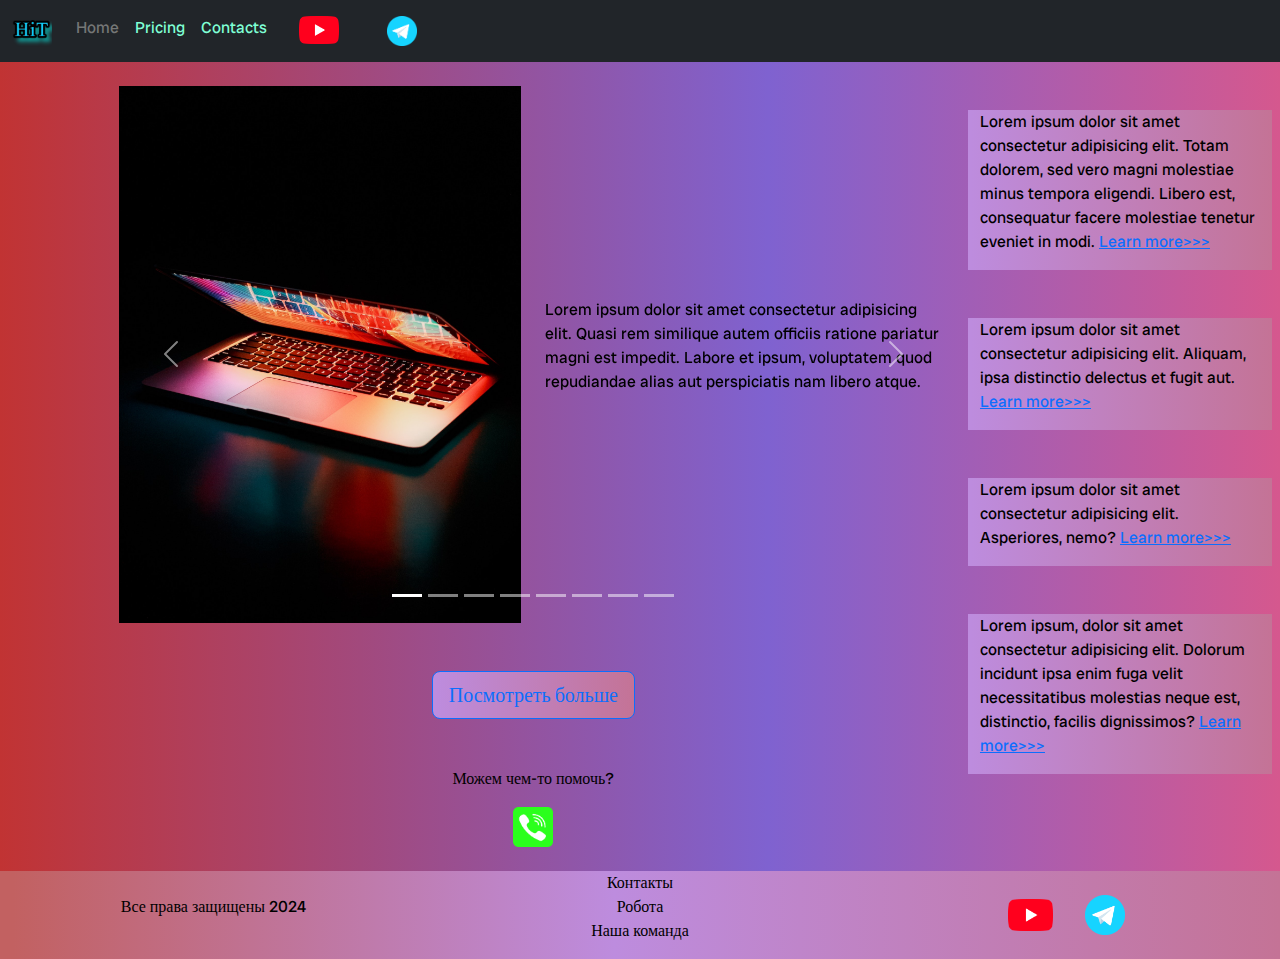
<file: index.html>
<!DOCTYPE html>
<html lang="en">

<head>
  <meta charset="UTF-8">
  <meta name="viewport" content="width=device-width, initial-scale=1.0">
  <link href="https://cdn.jsdelivr.net/npm/bootstrap@5.3.3/dist/css/bootstrap.min.css" rel="stylesheet"
    integrity="sha384-QWTKZyjpPEjISv5WaRU9OFeRpok6YctnYmDr5pNlyT2bRjXh0JMhjY6hW+ALEwIH" crossorigin="anonymous">
  <link rel="stylesheet" href="source/styles/mycss.css">

  <link rel="apple-touch-icon" sizes="180x180" href="source/files/favicon/apple-touch-icon.png">
  <link rel="icon" type="image/png" sizes="32x32" href="source/files/favicon/favicon-32x32.png">
  <link rel="icon" type="image/png" sizes="16x16" href="source/files/favicon/favicon-16x16.png">
  <link rel="manifest" href="source/files/favicon/site.webmanifest">
  <title>Hit</title>
</head>

<body>
  <header>
    <nav class="navbar navbar-expand-lg bg-dark">
      <div class="container-fluid">
        <a class="navbar-brand" href="/"><img src="source/files/logo.png" alt=""></a>
        <button class="navbar-toggler" type="button" data-bs-toggle="collapse" data-bs-target="#navbarNav"
          aria-controls="navbarNav" aria-expanded="false" aria-label="Toggle navigation">
          <span class="navbar-toggler-icon"></span>
        </button>
        <div class="collapse navbar-collapse" id="navbarNav">
          <ul class="navbar-nav">
            <li class="nav-item">
              <a class="nav-link active" aria-current="page" href="/">Home</a>
            </li>
            <li class="nav-item">
              <a class="nav-link" href="pricing.html">Pricing</a>
            </li>
            <li class="nav-item">
              <a class="nav-link" href="pricing.html">Contacts</a>
            </li>
            <li class="nav-item">
              <a class="nav-link" href="pricing.html">
                <img style="width: 40px; margin-inline: 1em;" src="source/files/yt.png" alt="">
              </a>
            </li>
            <li class="nav-item">
              <a class="nav-link" href="pricing.html">
                <img style="width: 30px; margin-inline: 1em;" src="source/files/tg.png" alt="">
              </a>
            </li>
          </ul>
        </div>
      </div>
    </nav>
  </header>

  <section>
    <div class="container-fluid mt-4">
      <div class="row">
        <div class="col-lg-1">
        </div>

        <div class="col-lg-8 col-md-12">
          <div class="row">

            <div id="carouselExampleIndicators" class="carousel slide">
              <div class="carousel-indicators">
                <button type="button" data-bs-target="#carouselExampleIndicators" data-bs-slide-to="0" class="active"
                  aria-current="true" aria-label="Slide 1"></button>
                <button type="button" data-bs-target="#carouselExampleIndicators" data-bs-slide-to="1"
                  aria-label="Slide 2"></button>
                <button type="button" data-bs-target="#carouselExampleIndicators" data-bs-slide-to="2"
                  aria-label="Slide 3"></button>
                <button type="button" data-bs-target="#carouselExampleIndicators" data-bs-slide-to="3"
                  aria-label="Slide 4"></button>
                <button type="button" data-bs-target="#carouselExampleIndicators" data-bs-slide-to="4"
                  aria-label="Slide 5"></button>
                <button type="button" data-bs-target="#carouselExampleIndicators" data-bs-slide-to="5"
                  aria-label="Slide 6"></button>
                <button type="button" data-bs-target="#carouselExampleIndicators" data-bs-slide-to="6"
                  aria-label="Slide 7"></button>
                <button type="button" data-bs-target="#carouselExampleIndicators" data-bs-slide-to="7"
                  aria-label="Slide 8"></button>
              </div>
              <div class="carousel-inner">
                <div class="carousel-item active">
                  <div class="d-block w-100">
                    <div class="row">
                      <div class="col-lg-6 col-md-6">
                        <img src="source/images/laptop.png" class="w-100" alt="">
                      </div>
                      <div class="col-lg-6 col-md-6 slide-text">
                        <p>Lorem ipsum dolor sit amet consectetur adipisicing elit. Quasi rem similique autem officiis
                          ratione pariatur magni est impedit. Labore et ipsum, voluptatem quod repudiandae alias aut
                          perspiciatis nam libero atque.</p>
                      </div>
                    </div>
                  </div>
                </div>
                <div class="carousel-item">
                  <div class="d-block w-100">
                    <div class="row">
                      <div class="col-lg-6 col-md-6">
                        <img src="source/images/vr.png" class="w-100" alt="">
                      </div>
                      <div class="col-lg-6 col-md-6 slide-text">
                        <p>Lorem ipsum dolor sit amet consectetur adipisicing elit. Quasi rem similique autem officiis
                          ratione pariatur magni est impedit. Labore et ipsum, perspiciatis nam libero atque.</p>
                      </div>
                    </div>
                  </div>
                </div>
                <div class="carousel-item">
                  <div class="d-block w-100">
                    <div class="row">
                      <div class="col-lg-6 col-md-6 ">
                        <img src="source/images/controller.png" class="w-100" alt="">
                      </div>
                      <div class="col-lg-6 col-md-6 slide-text">
                        <p>Lorem ipsum dolor sit amet consectetur adipisicing elit. Quasi rem similique autem officiis
                          ratione pariatur magni est impedit. Labore et ipsum, voluptatem quod perspiciatis nam libero
                          atque.</p>
                      </div>
                    </div>
                  </div>
                </div>
                <div class="carousel-item">
                  <div class="d-block w-100">
                    <div class="row">
                      <div class="col-lg-6 col-md-6">
                        <img src="source/images/gaming pc.png" class="w-100" alt="">
                      </div>
                      <div class="col-lg-6 col-md-6 slide-text">
                        <p>Lorem ipsum dolor sit amet consectetur adipisicing elit. Quasi rem similique autem officiis
                          ratione pariatur magni est impedit. Labore et ipsum, perspiciatis nam libero atque.</p>
                      </div>
                    </div>
                  </div>
                </div>
                <div class="carousel-item">
                  <div class="d-block w-100">
                    <div class="row">
                      <div class="col-lg-6 col-md-6">
                        <img src="source/images/gpu.png" class="w-100" alt="">
                      </div>
                      <div class="col-lg-6 col-md-6 slide-text">
                        <p>Lorem ipsum dolor sit amet consectetur adipisicing elit. Quasi rem similique autem officiis
                          ratione pariatur magni est impedit. Labore et ipsum, perspiciatis nam libero atque.</p>
                      </div>
                    </div>
                  </div>
                </div>
                <div class="carousel-item">
                  <div class="d-block w-100">
                    <div class="row">
                      <div class="col-lg-6 col-md-6">
                        <img src="source/images/cpu.png" class="w-100" alt="">
                      </div>
                      <div class="col-lg-6 col-md-6 slide-text">
                        <p>Lorem ipsum dolor sit amet consectetur adipisicing elit. Quasi rem similique autem officiis
                          ratione pariatur magni est impedit. Labore et ipsum, perspiciatis nam libero atque.</p>
                      </div>
                    </div>
                  </div>
                </div>
                <div class="carousel-item">
                  <div class="d-block w-100">
                    <div class="row">
                      <div class="col-lg-6 col-md-6">
                        <img src="source/images/acc.png" class="w-100" alt="">
                      </div>
                      <div class="col-lg-6 col-md-6 slide-text">
                        <p>Lorem ipsum dolor sit amet consectetur adipisicing elit. Quasi rem similique autem officiis
                          ratione pariatur magni est impedit. Labore et ipsum, perspiciatis nam libero atque.</p>
                      </div>
                    </div>
                  </div>
                </div>
                <div class="carousel-item">
                  <div class="d-block w-100">
                    <div class="row">
                      <div class="col-lg-6 col-md-6">
                        <img src="source/images/other.png" class="w-100" alt="">
                      </div>
                      <div class="col-lg-6 col-md-6 slide-text">
                        <p>Lorem ipsum dolor sit amet consectetur adipisicing elit. Quasi rem similique autem officiis
                          ratione pariatur magni est impedit. Labore et ipsum, perspiciatis nam libero atque.</p>
                      </div>
                    </div>
                  </div>
                </div>
              </div>
              <button class="carousel-control-prev" type="button" data-bs-target="#carouselExampleIndicators"
                data-bs-slide="prev">
                <span class="carousel-control-prev-icon" aria-hidden="true"></span>
                <span class="visually-hidden">Previous</span>
              </button>
              <button class="carousel-control-next" type="button" data-bs-target="#carouselExampleIndicators"
                data-bs-slide="next">
                <span class="carousel-control-next-icon" aria-hidden="true"></span>
                <span class="visually-hidden">Next</span>
              </button>
            </div>

            <div class="col-lg-12 col-md-12 text-center mt-4">
              <button type="button" class="btn btn-outline-primary btn-lg my-4">Посмотреть больше</button>
            </div>
            <div class="col-lg-12 col-md-12 text-center mt-4">
              <p>Можем чем-то помочь?</p>
            </div>
            <div class="col-lg-12 col-md-12 text-center">
              <img class="call-anim" style="width: 40px;" src="source/files/phone.png" alt="">
            </div>
          </div>

        </div>

        <div class="col-lg-3 col-md-12">
          <div class="row px-2">
            <div class="col-lg-12 sidebar my-4">
              <p>Lorem ipsum dolor sit amet consectetur adipisicing elit. Totam dolorem, sed vero magni molestiae minus
                tempora eligendi. Libero est, consequatur facere molestiae tenetur eveniet in modi. <a href="#">Learn
                  more>>></a></p>
            </div>
            <div class="col-lg-12 sidebar my-4">
              <p>Lorem ipsum dolor sit amet consectetur adipisicing elit. Aliquam, ipsa distinctio delectus et fugit
                aut. <a href="#">Learn more>>></a></p>
            </div>
            <div class="col-lg-12 sidebar my-4">
              <p>Lorem ipsum dolor sit amet consectetur adipisicing elit. Asperiores, nemo? <a href="#">Learn
                  more>>></a></p>
            </div>
            <div class="col-lg-12 sidebar my-4">
              <p>Lorem ipsum, dolor sit amet consectetur adipisicing elit. Dolorum incidunt ipsa enim fuga velit
                necessitatibus molestias neque est, distinctio, facilis dignissimos? <a href="#">Learn more>>></a></p>
            </div>

          </div>
        </div>


      </div>


    </div>
  </section>

  <footer class="mt-4">
    <div class="container-fluid">
      <div class="row">
        <div class="col-lg-4 col-md-12 footer-text text-center">
          <p>Все права защищены 2024</p>
        </div>
        <div class="col-lg-4 col-md-12 footer-text text-center">
          <p>Контакты<br>Робота<br>Наша команда<br></p>
        </div>
        <div class="col-lg-4 col-md-12 media-links">
          <img style="width: 45px; margin-inline: 1em;" src="source/files/yt.png" alt="">
          <img style="width: 40px; margin-inline: 1em;" src="source/files/tg.png" alt="">
        </div>
      </div>
    </div>
  </footer>

  <script src="https://cdn.jsdelivr.net/npm/bootstrap@5.3.3/dist/js/bootstrap.bundle.min.js"
    integrity="sha384-YvpcrYf0tY3lHB60NNkmXc5s9fDVZLESaAA55NDzOxhy9GkcIdslK1eN7N6jIeHz"
    crossorigin="anonymous"></script>
</body>

</html>
</file>
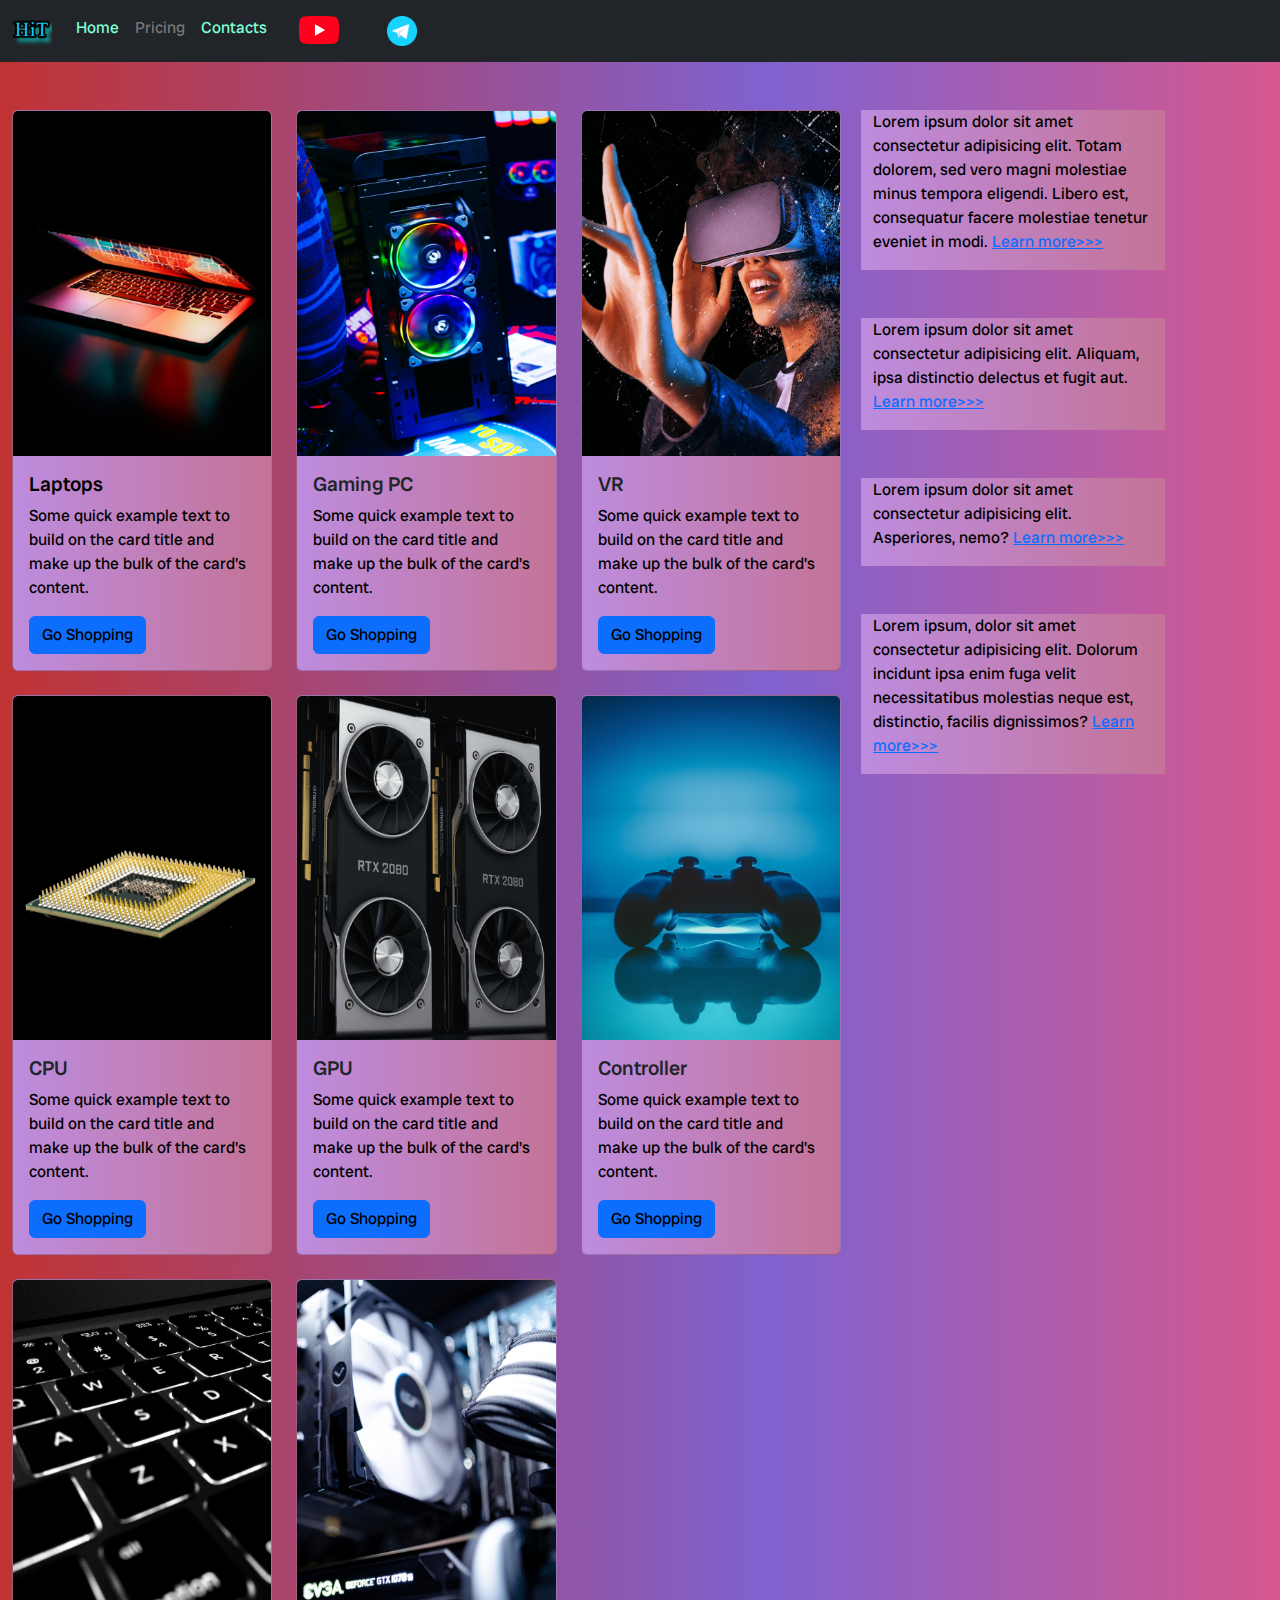
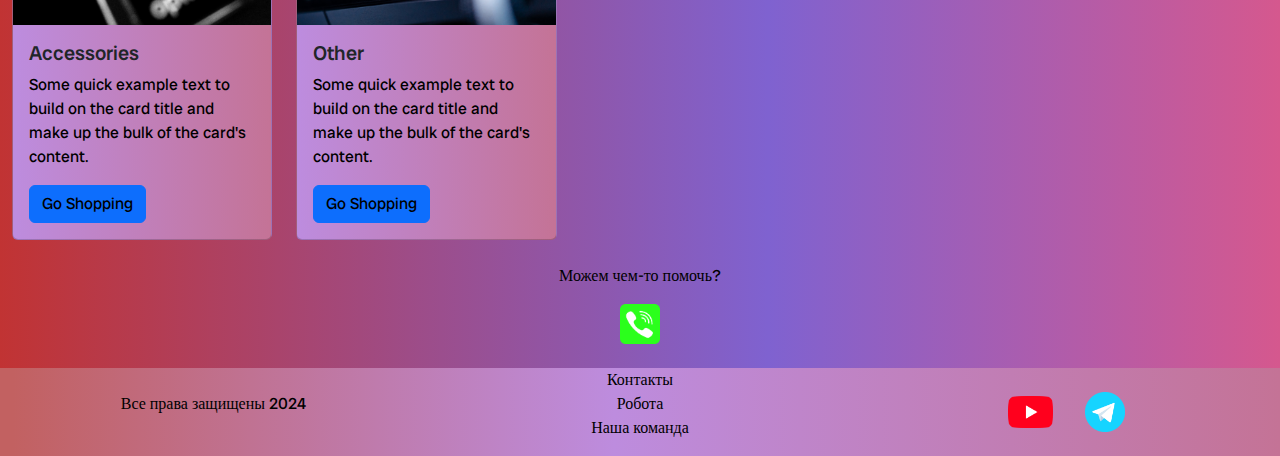
<file: pricing.html>
<!DOCTYPE html>
<html lang="en">

<head>
  <meta charset="UTF-8">
  <meta name="viewport" content="width=device-width, initial-scale=1.0">
  <link href="https://cdn.jsdelivr.net/npm/bootstrap@5.3.3/dist/css/bootstrap.min.css" rel="stylesheet"
    integrity="sha384-QWTKZyjpPEjISv5WaRU9OFeRpok6YctnYmDr5pNlyT2bRjXh0JMhjY6hW+ALEwIH" crossorigin="anonymous">
  <link rel="stylesheet" href="source/styles/mycss.css">

  <link rel="apple-touch-icon" sizes="180x180" href="source/files/favicon/apple-touch-icon.png">
  <link rel="icon" type="image/png" sizes="32x32" href="source/files/favicon/favicon-32x32.png">
  <link rel="icon" type="image/png" sizes="16x16" href="source/files/favicon/favicon-16x16.png">
  <link rel="manifest" href="source/files/favicon/site.webmanifest">
  <title>Hit</title>
</head>

<body>
  <header>
    <nav class="navbar navbar-expand-lg bg-dark">
      <div class="container-fluid">
        <a class="navbar-brand" href="/"><img src="source/files/logo.png" alt=""></a>
        <button class="navbar-toggler" type="button" data-bs-toggle="collapse" data-bs-target="#navbarNav"
          aria-controls="navbarNav" aria-expanded="false" aria-label="Toggle navigation">
          <button class="navbar-toggler" type="button" data-bs-toggle="collapse" data-bs-target="#navbarNav"
            aria-controls="navbarNav" aria-expanded="false" aria-label="Toggle navigation">
            <span class="navbar-toggler-icon"></span>
          </button>
          <div class="collapse navbar-collapse" id="navbarNav">
            <ul class="navbar-nav">
              <li class="nav-item">
                <a class="nav-link" aria-current="page" href="/">Home</a>
              </li>
              <li class="nav-item">
                <a class="nav-link active" href="pricing.html">Pricing</a>
              </li>
              <li class="nav-item">
                <a class="nav-link" href="pricing.html">Contacts</a>
              <li class="nav-item">
                <a class="nav-link" href="pricing.html">
                  <img style="width: 40px; margin-inline: 1em;" src="source/files/yt.png" alt="">
                </a>
              </li>
              <li class="nav-item">
                <a class="nav-link" href="pricing.html">
                  <img style="width: 30px; margin-inline: 1em;" src="source/files/tg.png" alt="">
              </li>
            </ul>
          </div>
      </div>
    </nav>
  </header>



  <section>
    <div class="container-fluid mt-4">
      <div class="row">
        <div class="col-lg-1">
        </div>

        <div class="col-lg-8 col-md-12">
          <div class="row">
            <div class="col-lg-4 col-md-6 mt-4">
              <div class="card">
                <a href="#"><img src="source/images/laptop.png" class="card-img-top" alt="laptop"></a>
                <div class="card-body">
                  <h5 class="card-title"><a href="#">Laptops</a></h5>
                  <p class="card-text"><a href="#">
                      Some quick example text to build on the card title and make up the bulk of the
                      card's
                      content.
                    </a></p>
                  <a href="#" class="btn btn-primary">Go Shopping</a>
                </div>
              </div>
            </div>
            <div class="col-lg-4 col-md-6 mt-4">
              <div class="card">
                <img src="source/images/gaming pc.png" class="card-img-top" alt="PC">
                <div class="card-body">
                  <h5 class="card-title">Gaming PC</h5>
                  <p class="card-text">Some quick example text to build on the card title and make up the bulk of the
                    card's
                    content.</p>
                  <a href="#" class="btn btn-primary">Go Shopping</a>
                </div>
              </div>
            </div>
            <div class="col-lg-4 col-md-6 mt-4">
              <div class="card">
                <img src="source/images/vr.png" class="card-img-top" alt="VR">
                <div class="card-body">
                  <h5 class="card-title">VR</h5>
                  <p class="card-text">Some quick example text to build on the card title and make up the bulk of the
                    card's
                    content.</p>
                  <a href="#" class="btn btn-primary">Go Shopping</a>
                </div>
              </div>
            </div>
            <div class="col-lg-4 col-md-6 mt-4">
              <div class="card">
                <img src="source/images/cpu.png" class="card-img-top" alt="CPU">
                <div class="card-body">
                  <h5 class="card-title">CPU</h5>
                  <p class="card-text">Some quick example text to build on the card title and make up the bulk of the
                    card's
                    content.</p>
                  <a href="#" class="btn btn-primary">Go Shopping</a>
                </div>
              </div>
            </div>
            <div class="col-lg-4 col-md-6 mt-4">
              <div class="card">
                <img src="source/images/gpu.png" class="card-img-top" alt="GPU">
                <div class="card-body">
                  <h5 class="card-title">GPU</h5>
                  <p class="card-text">Some quick example text to build on the card title and make up the bulk of the
                    card's
                    content.</p>
                  <a href="#" class="btn btn-primary">Go Shopping</a>
                </div>
              </div>
            </div>
            <div class="col-lg-4 col-md-6 mt-4">
              <div class="card">
                <img src="source/images/controller.png" class="card-img-top" alt="Controller">
                <div class="card-body">
                  <h5 class="card-title">Controller</h5>
                  <p class="card-text">Some quick example text to build on the card title and make up the bulk of the
                    card's
                    content.</p>
                  <a href="#" class="btn btn-primary">Go Shopping</a>
                </div>
              </div>
            </div>
            <div class="col-lg-4 col-md-6 mt-4">
              <div class="card">
                <img src="source/images/acc.png" class="card-img-top" alt="Acc">
                <div class="card-body">
                  <h5 class="card-title">Accessories</h5>
                  <p class="card-text">Some quick example text to build on the card title and make up the bulk of the
                    card's
                    content.</p>
                  <a href="#" class="btn btn-primary">Go Shopping</a>
                </div>
              </div>
            </div>
            <div class="col-lg-4 col-md-6 mt-4">
              <div class="card">
                <img src="source/images/other.png" class="card-img-top" alt="Other">
                <div class="card-body">
                  <h5 class="card-title">Other</h5>
                  <p class="card-text">Some quick example text to build on the card title and make up the bulk of the
                    card's
                    content.</p>
                  <a href="#" class="btn btn-primary">Go Shopping</a>
                </div>
              </div>
            </div>

          </div>
        </div>

        <div class="col-lg-3 col-md-12">
          <div class="row px-2">
            <div class="col-lg-12 sidebar my-4">
              <p>Lorem ipsum dolor sit amet consectetur adipisicing elit. Totam dolorem, sed vero magni molestiae minus
                tempora eligendi. Libero est, consequatur facere molestiae tenetur eveniet in modi. <a href="#">Learn
                  more>>></a></p>
            </div>
            <div class="col-lg-12 sidebar my-4">
              <p>Lorem ipsum dolor sit amet consectetur adipisicing elit. Aliquam, ipsa distinctio delectus et fugit
                aut. <a href="#">Learn more>>></a></p>
            </div>
            <div class="col-lg-12 sidebar my-4">
              <p>Lorem ipsum dolor sit amet consectetur adipisicing elit. Asperiores, nemo? <a href="#">Learn
                  more>>></a></p>
            </div>
            <div class="col-lg-12 sidebar my-4">
              <p>Lorem ipsum, dolor sit amet consectetur adipisicing elit. Dolorum incidunt ipsa enim fuga velit
                necessitatibus molestias neque est, distinctio, facilis dignissimos? <a href="#">Learn more>>></a></p>
            </div>

          </div>
        </div>


      </div>
      <div class="col-lg-12 col-md-12 text-center mt-4">
        <p>Можем чем-то помочь?</p>
      </div>
      <div class="col-lg-12 col-md-12 text-center">
        <img class="call-anim" style="width: 40px;" src="source/files/phone.png" alt="">
      </div>

    </div>
  </section>

  <footer class="mt-4">
    <div class="container-fluid">
      <div class="row">
        <div class="col-lg-4 col-md-12 footer-text text-center">
          <p>Все права защищены 2024</p>
        </div>
        <div class="col-lg-4 col-md-12 footer-text text-center">
          <p>Контакты<br>Робота<br>Наша команда<br></p>
        </div>
        <div class="col-lg-4 col-md-12 media-links">
          <img style="width: 45px; margin-inline: 1em;" src="source/files/yt.png" alt="">
          <img style="width: 40px; margin-inline: 1em;" src="source/files/tg.png" alt="">
        </div>
      </div>
    </div>
  </footer>

  <script src="https://cdn.jsdelivr.net/npm/bootstrap@5.3.3/dist/js/bootstrap.bundle.min.js"
    integrity="sha384-YvpcrYf0tY3lHB60NNkmXc5s9fDVZLESaAA55NDzOxhy9GkcIdslK1eN7N6jIeHz"
    crossorigin="anonymous"></script>
</body>

</html>
</file>
<file: source/styles/mycss.css>
@import url('https://fonts.googleapis.com/css?family=Radio Canada Big&display=swap');


body{
    font-family: Radio Canada Big,serif;
    background: linear-gradient(90deg, #c13333 0%, #7f62d0 60%, #d5588e 100%);
}

p{
    color: black;
}


.nav-link{
    color: aquamarine;
}

.navbar-nav .nav-link.active{
    color: rgb(117, 119, 118);
}

.navbar-brand img{
    width: 40px;
}


.navbar-toggler{
    background-color: rgb(117, 119, 118);
    border: none;
}


.sidebar{
    color: rgb(0, 0, 0);
    background: linear-gradient(90deg, #bd8cde 1%, #c47396 100%);
}

.card,
.btn-outline-primary{
    background: linear-gradient(90deg, #bd8cde 1%, #c47396 100%);
}

.card a{
    text-decoration: none;
    color: black;
}

.slide-text,
.footer-text {
    color: black;
    margin: auto auto;
}

footer {
    background: linear-gradient(90deg, #c26161 1%, #bd8cde 48%, #c47396 100%);
    
}

.media-links{
    display: flex;
    justify-content: center;
    align-items: center;
}

.call-anim{
    animation: myAnim 2s ease 3s infinite normal forwards;
}

@keyframes myAnim {
	0%,
	100% {
		transform: rotate(0deg);
		transform-origin: 50% 100%;
	}

	10% {
		transform: rotate(2deg);
	}

	20%,
	40%,
	60% {
		transform: rotate(-4deg);
	}

	30%,
	50%,
	70% {
		transform: rotate(4deg);
	}

	80% {
		transform: rotate(-2deg);
	}

	90% {
		transform: rotate(2deg);
	}
}

@media (max-width: 755px){
    .carousel-indicators{
        display: none;
    }
}
</file>
